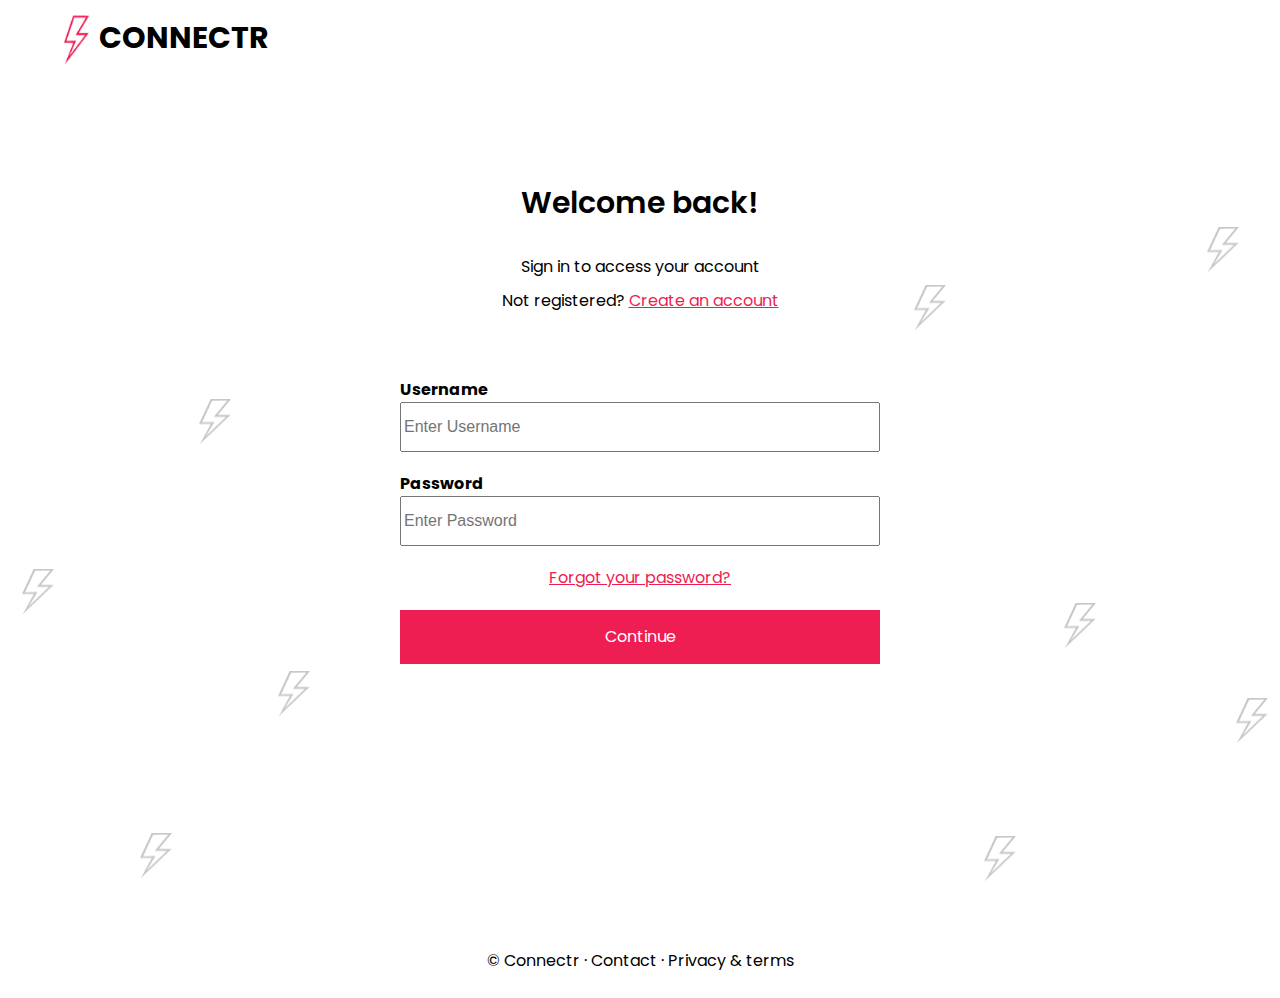
<file: signUp.html>
<!DOCTYPE html>
<html lang="en">
  <head>
    <meta charset="UTF-8" />
    <meta http-equiv="X-UA-Compatible" content="IE=edge" />
    <meta name="viewport" content="width=device-width, initial-scale=1.0" />
    <link
      href="https://cdn.jsdelivr.net/npm/bootstrap@5.0.0-beta2/dist/css/bootstrap.min.css"
      rel="stylesheet"
      integrity="sha384-BmbxuPwQa2lc/FVzBcNJ7UAyJxM6wuqIj61tLrc4wSX0szH/Ev+nYRRuWlolflfl"
      crossorigin="anonymous"
    />
    <link rel="preconnect" href="https://fonts.gstatic.com" />
    <link
      href="https://fonts.googleapis.com/css2?family=Amiri&family=Open+Sans:wght@300&display=swap"
      rel="stylesheet"
    />
    <link rel="preconnect" href="https://fonts.gstatic.com" />
    <link
      href="https://fonts.googleapis.com/css2?family=Poppins:wght@300&display=swap"
      rel="stylesheet"
    />
    <link rel="stylesheet" href="./assets/styles/aos.css" />
    <link rel="stylesheet" href="./assets/styles/signUpStyles.css" />
    <title>ConnectR</title>
  </head>
  <body>
    <nav class="navContainer wrapper">
      <div class="logoContainer">
        <img class="logo" src="./assets/images/logo2.jpg" alt="connectr logo" />
        <h1>connectr</h1>
      </div>
    </nav>

    <header class="signUpHeaderContainer">
      <img
        src="./assets/images/backgroundLogo.jpg"
        alt=""
        class="backgroundLogo1"
      />
      <img
        src="./assets/images/backgroundLogo.jpg"
        alt=""
        class="backgroundLogo2"
      />
      <img
        src="./assets/images/backgroundLogo.jpg"
        alt=""
        class="backgroundLogo3"
      />
      <img
        src="./assets/images/backgroundLogo.jpg"
        alt=""
        class="backgroundLogo4"
      />
      <img
        src="./assets/images/backgroundLogo.jpg"
        alt=""
        class="backgroundLogo5"
      />
      <img
        src="./assets/images/backgroundLogo.jpg"
        alt=""
        class="backgroundLogo6"
      />
      <img
        src="./assets/images/backgroundLogo.jpg"
        alt=""
        class="backgroundLogo7"
      />
      <img
        src="./assets/images/backgroundLogo.jpg"
        alt=""
        class="backgroundLogo8"
      />
      <img
        src="./assets/images/backgroundLogo.jpg"
        alt=""
        class="backgroundLogo9"
      />
      <div class="signUpMessage">
        <h2>Welcome back!</h2>
        <p>Sign in to access your account</p>
        <p>
          Not registered?
          <span
            ><a class="createAccount" href="userProfileCreation.html"
              >Create an account</a
            ></span
          >
        </p>
      </div>

      <form class="signUpForm" action="">
        <div class="unameContainer">
          <label for="uname"><b>Username</b></label>
          <input
            type="text"
            id="uname"
            placeholder="Enter Username"
            name="uname"
            required
          />
        </div>
        <div class="pswContainer">
          <label for="psw"><b>Password</b></label>
          <input
            type="password"
            placeholder="Enter Password"
            name="psw"
            required
          />
        </div>
        <a class="forgotPsw" href="">Forgot your password?</a>
        <a class="formSubmit" href="browse.html">Continue</a>
      </form>
      <div class="result"></div>
    </header>

    <footer>
      <p>© Connectr · Contact · Privacy & terms</p>
    </footer>

    <script src="https://ajax.googleapis.com/ajax/libs/jquery/3.5.1/jquery.min.js"></script>
    <script src="./scripts/aos.js"></script>
    <script src="./scripts/scripts.js"></script>
  </body>
</html>
</file>
<file: assets/styles/signUpStyles.css>
html {
  line-height: 1.15;
  -ms-text-size-adjust: 100%;
  -webkit-text-size-adjust: 100%;
}
body {
  margin: 0;
}
article,
aside,
footer,
header,
nav,
section {
  display: block;
}
h1 {
  font-size: 2em;
  margin: 0.67em 0;
}
figcaption,
figure,
main {
  display: block;
}
figure {
  margin: 1em 40px;
}
hr {
  box-sizing: content-box;
  height: 0;
  overflow: visible;
}
pre {
  font-family: monospace, monospace;
  font-size: 1em;
}
a {
  background-color: transparent;
  -webkit-text-decoration-skip: objects;
}
abbr[title] {
  border-bottom: none;
  text-decoration: underline;
  text-decoration: underline dotted;
}
b,
strong {
  font-weight: inherit;
}
b,
strong {
  font-weight: bolder;
}
code,
kbd,
samp {
  font-family: monospace, monospace;
  font-size: 1em;
}
dfn {
  font-style: italic;
}
mark {
  background-color: #ff0;
  color: #000;
}
small {
  font-size: 80%;
}
sub,
sup {
  font-size: 75%;
  line-height: 0;
  position: relative;
  vertical-align: baseline;
}
sub {
  bottom: -0.25em;
}
sup {
  top: -0.5em;
}
audio,
video {
  display: inline-block;
}
audio:not([controls]) {
  display: none;
  height: 0;
}
img {
  border-style: none;
}
svg:not(:root) {
  overflow: hidden;
}
button,
input,
optgroup,
select,
textarea {
  font-family: sans-serif;
  font-size: 100%;
  line-height: 1.15;
  margin: 0;
}
button,
input {
  overflow: visible;
}
button,
select {
  text-transform: none;
}
button,
html [type="button"],
[type="reset"],
[type="submit"] {
  -webkit-appearance: button;
}
button::-moz-focus-inner,
[type="button"]::-moz-focus-inner,
[type="reset"]::-moz-focus-inner,
[type="submit"]::-moz-focus-inner {
  border-style: none;
  padding: 0;
}
button:-moz-focusring,
[type="button"]:-moz-focusring,
[type="reset"]:-moz-focusring,
[type="submit"]:-moz-focusring {
  outline: 1px dotted ButtonText;
}
fieldset {
  padding: 0.35em 0.75em 0.625em;
}
legend {
  box-sizing: border-box;
  color: inherit;
  display: table;
  max-width: 100%;
  padding: 0;
  white-space: normal;
}
progress {
  display: inline-block;
  vertical-align: baseline;
}
textarea {
  overflow: auto;
}
[type="checkbox"],
[type="radio"] {
  box-sizing: border-box;
  padding: 0;
}
[type="number"]::-webkit-inner-spin-button,
[type="number"]::-webkit-outer-spin-button {
  height: auto;
}
[type="search"] {
  -webkit-appearance: textfield;
  outline-offset: -2px;
}
[type="search"]::-webkit-search-cancel-button,
[type="search"]::-webkit-search-decoration {
  -webkit-appearance: none;
}
::-webkit-file-upload-button {
  -webkit-appearance: button;
  font: inherit;
}
details,
menu {
  display: block;
}
summary {
  display: list-item;
}
canvas {
  display: inline-block;
}
template {
  display: none;
}
[hidden] {
  display: none;
}

.clearfix:after {
  visibility: hidden;
  display: block;
  font-size: 0;
  content: "";
  clear: both;
  height: 0;
}

html {
  -moz-box-sizing: border-box;
  -webkit-box-sizing: border-box;
  box-sizing: border-box;
}

*,
*:before,
*:after {
  box-sizing: inherit;
}

.sr-only {
  position: absolute;
  width: 1px;
  height: 1px;
  margin: -1px;
  border: 0;
  padding: 0;
  white-space: nowrap;
  clip-path: inset(100%);
  clip: rect(0 0 0 0);
  overflow: hidden;
}

/* Global Styles */

html {
  font-size: 62.5%;
  max-width: 100%;
}

ul,
li,
h1,
h2,
h3,
h4,
nav,
p,
img {
  margin: 0;
  padding: 0;
}

ul {
  list-style: none;
}

a {
  text-decoration: none;
  display: inline-block;
}

img {
  width: 100%;
  display: block;
}

.wrapper {
  max-width: 1980px;
  width: 90%;
  margin: 0 auto;
}

body {
  font-family: "Poppins", sans-serif;
  font-size: 1.6rem;
  line-height: 1.5;
}

/* ------------------------------------------------------------------------------------------------------------------------------ */

/* signUp.html Styles */

/* Nav Styles */

.navContainer {
  padding: 15px 0;
}

.logoContainer {
  float: left;
  display: flex;
}

.navContainer .logo {
  width: 25px;
  height: 50px;
  margin-right: 10px;
}

.navContainer h1 {
  font-size: 3rem;
  text-transform: uppercase;
  color: black;
  font-weight: bold;
}

/* Form Styles */

.backgroundLogo1,
.backgroundLogo2,
.backgroundLogo3,
.backgroundLogo4,
.backgroundLogo5,
.backgroundLogo6,
.backgroundLogo7,
.backgroundLogo8,
.backgroundLogo9 {
  width: 32px;
  height: 46px;
  position: absolute;
}

.backgroundLogo1 {
  left: 15.56%;
  right: 82.22%;
  top: 29.49%;
  bottom: 66.01%;
}

.backgroundLogo2 {
  left: 1.74%;
  right: 96.04%;
  top: 52.34%;
  bottom: 43.16%;
}

.backgroundLogo3 {
  left: 21.74%;
  right: 76.04%;
  top: 66.02%;
  bottom: 29.49%;
}

.backgroundLogo4 {
  left: 10.97%;
  right: 86.81%;
  top: 87.79%;
  bottom: 7.71%;
}

.backgroundLogo5 {
  left: 71.39%;
  right: 26.39%;
  top: 14.06%;
  bottom: 81.44%;
}

.backgroundLogo6 {
  left: 94.31%;
  right: 3.47%;
  top: 6.35%;
  bottom: 89.15%;
}

.backgroundLogo7 {
  left: 83.12%;
  right: 14.65%;
  top: 56.84%;
  bottom: 38.67%;
}

.backgroundLogo8 {
  left: 96.53%;
  right: 1.25%;
  top: 69.63%;
  bottom: 25.87%;
}

.backgroundLogo9 {
  left: 76.88%;
  right: 20.9%;
  top: 88.18%;
  bottom: 7.32%;
}

.signUpHeaderContainer {
  position: relative;
  margin-top: 150px;
  clear: both;
}

.signUpMessage {
  display: flex;
  flex-direction: column;
  justify-content: center;
  align-items: center;
}

.signUpMessage h2 {
  font-size: 3rem;
  font-weight: 600;
  margin-bottom: 25px;
}

.signUpMessage p {
  padding: 5px 0;
}

.createAccount,
.forgotPsw {
  color: #ee1d52;
  text-decoration: underline;
}

.signUpForm {
  display: flex;
  flex-direction: column;
  margin: 50px 400px;
}

.unameContainer,
.pswContainer,
.formSubmit,
.forgotPsw {
  display: flex;
  flex-direction: column;
  margin: 10px 0;
}

.unameContainer input,
.pswContainer input {
  width: 100%;
  height: 50px;
}

.forgotPsw,
.formSubmit {
  text-align: center;
}

.formSubmit {
  padding: 15px 100px;
  color: white;
  background-color: #ee1d52;
  cursor: pointer;
}

.result {
  width: 200px;
  height: 200px;
  color: #000;
}

/* Footer Styles */

footer p {
  text-align: center;
  padding: 25px;
}
</file>
